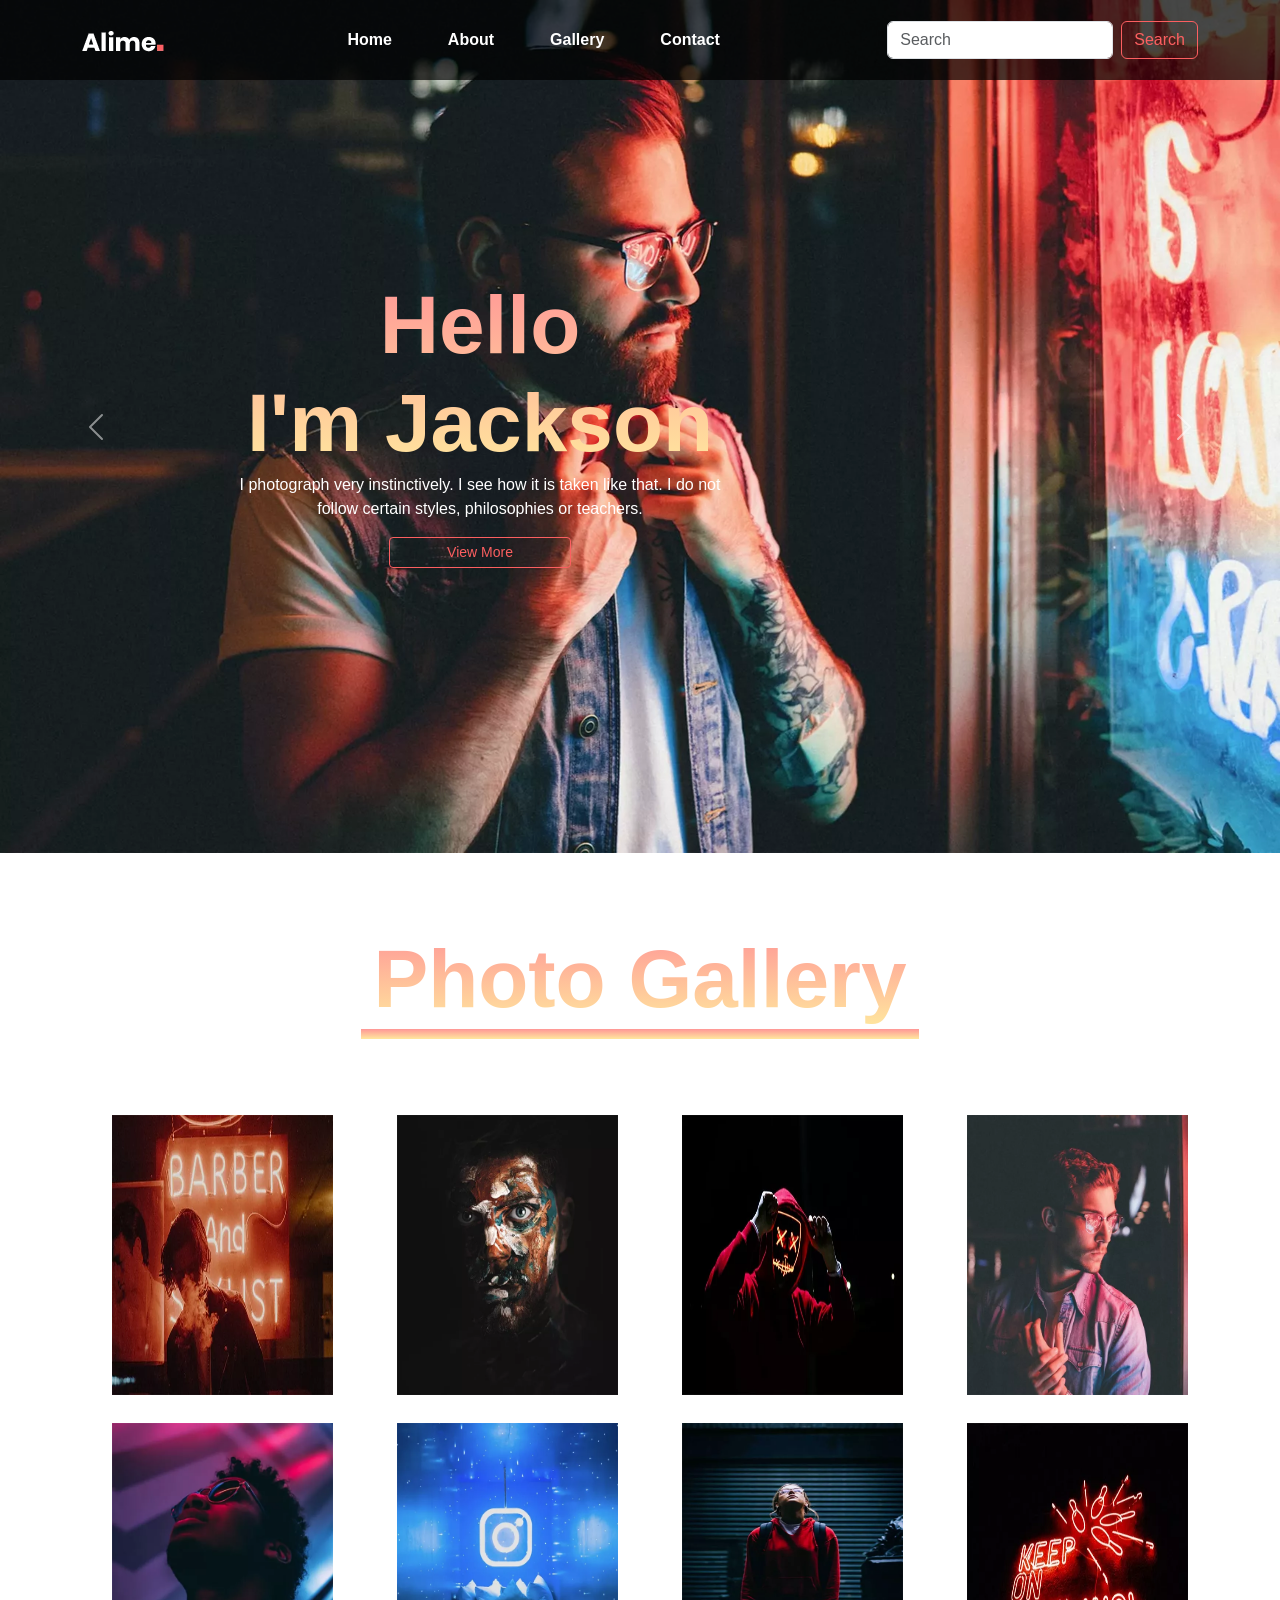
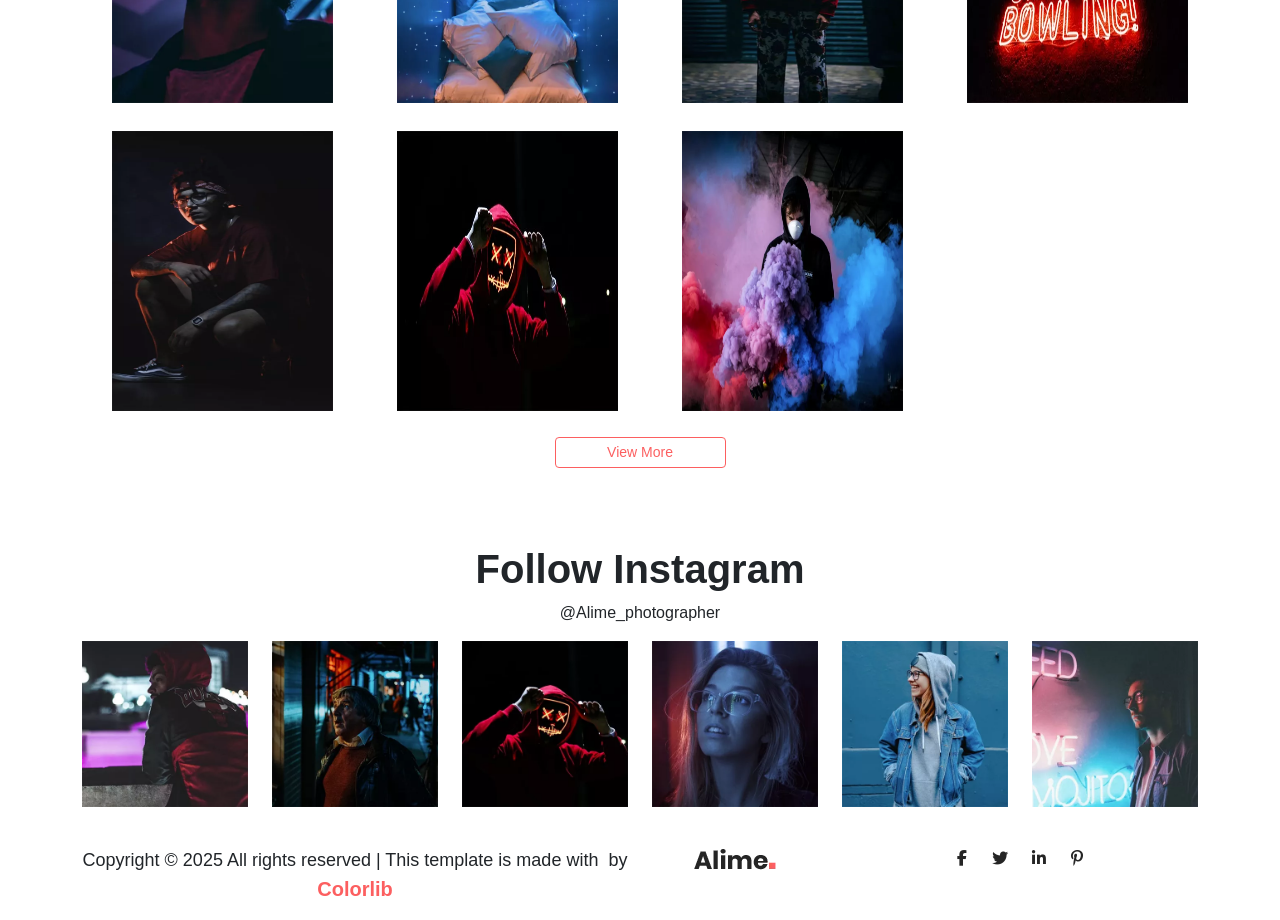
<file: index.html>
<!DOCTYPE html>
<html lang="en">
  <head>
    <meta charset="UTF-8" />
    <meta name="viewport" content="width=device-width, initial-scale=1.0" />
    <title>Alime</title>
    <!-- bootstrap Css Link -->
    <link
      href="https://cdn.jsdelivr.net/npm/bootstrap@5.3.3/dist/css/bootstrap.min.css"
      rel="stylesheet"
      integrity="sha384-QWTKZyjpPEjISv5WaRU9OFeRpok6YctnYmDr5pNlyT2bRjXh0JMhjY6hW+ALEwIH"
      crossorigin="anonymous"
    />
    <link rel="stylesheet" href="./css/style.css" />
    <link
      rel="stylesheet"
      href="https://cdnjs.cloudflare.com/ajax/libs/font-awesome/6.7.2/css/all.min.css"
      integrity="sha512-Evv84Mr4kqVGRNSgIGL/F/aIDqQb7xQ2vcrdIwxfjThSH8CSR7PBEakCr51Ck+w+/U6swU2Im1vVX0SVk9ABhg=="
      crossorigin="anonymous"
      referrerpolicy="no-referrer"
    />
  </head>
  <body>
    <!-- navigation bar  -->
    <div class="container-fliud w-100">
      <div class="row">
        <div class="col-xs-12 col-sm-12 col-md-12 col-lg-12">
          <nav class="navbar navbar-expand-lg fixed-top nav-transparent-0">
            <div class="container">
              <a class="navbar-brand" href="index.html">
                <img src="./images/logo.png.webp" alt="" />
              </a>
              <button
                class="navbar-toggler"
                type="button"
                data-bs-toggle="collapse"
                data-bs-target="#navbarSupportedContent"
                aria-controls="navbarSupportedContent"
                aria-expanded="false"
                aria-label="Toggle navigation"
              >
                <span class="navbar-toggler-icon"></span>
              </button>
              <div class="collapse navbar-collapse" id="navbarSupportedContent">
                <ul class="navbar-nav m-auto mb-2 mb-lg-0">
                  <li class="nav-item">
                    <a class="nav-link active" aria-current="page" href="#"
                      >Home</a
                    >
                  </li>
                  <li class="nav-item">
                    <a class="nav-link" href="about.html">About</a>
                  </li>
                  <li class="nav-item">
                    <a class="nav-link" href="gallery.html">Gallery</a>
                  </li>
                  <!-- <li class="nav-item">
                    <a class="nav-link" href="#">Blog</a>
                  </li> -->
                  <li class="nav-item">
                    <a class="nav-link" href="contact.html">Contact</a>
                  </li>
                </ul>
                <form class="d-flex" role="search">
                  <input
                    class="form-control me-2"
                    type="search"
                    placeholder="Search"
                    aria-label="Search"
                  />
                  <button
                    class="btn btn-outline-success btn-search"
                    type="submit"
                  >
                    Search
                  </button>
                </form>
              </div>
            </div>
          </nav>
        </div>
      </div>
    </div>
    <!-- navigation Bar end -->

    <!-- carousel starts -->
    <div id="carouselExampleCaptions" class="carousel slide carousel-op-o">
      <div class="carousel-inner">
        <div class="carousel-item active">
          <img src="./images/1.jpg" class="d-block w-100" alt="..." />
          <div class="carousel-caption d-md-block welcome-text">
            <h2>
              Hello <br />
              I'm Jackson
            </h2>
            <p>
              I photograph very instinctively. I see how it is taken like that.
              I do not<br />
              follow certain styles, philosophies or teachers.
            </p>
            <button type="button" class="btn btn-outline-warning btn-sm">
              View More
            </button>
          </div>
        </div>
        <div class="carousel-item">
          <img src="./images/2.jpg" class="d-block w-100" alt="..." />
          <div class="carousel-caption d-md-block welcome-text">
            <h2>
              Hello <br />
              I'm Alime
            </h2>
            <p>
              I photograph very instinctively. I see how it is taken like that.
              I do not<br />
              follow certain styles, philosophies or teachers.
            </p>
            <button type="button" class="btn btn-outline-warning btn-sm">
              View More
            </button>
          </div>
        </div>
      </div>
      <button
        class="carousel-control-prev"
        type="button"
        data-bs-target="#carouselExampleCaptions"
        data-bs-slide="prev"
      >
        <span class="carousel-control-prev-icon" aria-hidden="true"></span>
        <span class="visually-hidden">Previous</span>
      </button>
      <button
        class="carousel-control-next"
        type="button"
        data-bs-target="#carouselExampleCaptions"
        data-bs-slide="next"
      >
        <span class="carousel-control-next-icon" aria-hidden="true"></span>
        <span class="visually-hidden">Next</span>
      </button>
    </div>
    <!-- carousel ends -->
    <div class="space-o"></div>
    <!-- Gallery Of Photo Grapher Starts-->
    <div class="outer-space-gallery">
      <div class="container">
        <div class="row">
          <div class="col-md-12">
            <div class="gallery-links">
              <h2>Photo Gallery</h2>
            </div>
            <div class="gallery-underline-o"></div>
          </div>
        </div>
        <div class="space-o"></div>
        <div class="row" id="Human">
          <div class="col-xs-12 col-sm-12 col-md-6 col-lg-3">
            <div class="image-gallery-2">
              <img src="./images/3.jpg" alt="" class="image-gallery-1" />
            </div>
          </div>
          <div class="col-xs-12 col-sm-12 col-md-6 col-lg-3">
            <div class="image-gallery-2">
              <img src="./images/4.jpg" alt="" class="image-gallery-1" />
            </div>
          </div>
          <div class="col-xs-12 col-sm-12 col-md-6 col-lg-3">
            <div class="image-gallery-2">
              <img src="./images/5.jpg" alt="" class="image-gallery-1" />
            </div>
          </div>
          <div class="col-xs-12 col-sm-12 col-md-6 col-lg-3">
            <div class="image-gallery-2">
              <img src="./images/6.jpg" alt="" alt="" class="image-gallery-1" />
            </div>
          </div>
        </div>
        <div class="pt-2"></div>
        <div class="row" id="Nature">
          <div class="col-xs-12 col-sm-12 col-md-6 col-lg-3">
            <div class="image-gallery-2">
              <img src="./images/7.jpg" alt="" class="image-gallery-1" />
            </div>
          </div>
          <div class="col-xs-12 col-sm-12 col-md-6 col-lg-3">
            <div class="image-gallery-2">
              <img src="./images/8.jpg" alt="" class="image-gallery-1" />
            </div>
          </div>
          <div class="col-xs-12 col-sm-12 col-md-6 col-lg-3">
            <div class="image-gallery-2">
              <img src="./images/9.jpg" alt="" class="image-gallery-1" />
            </div>
          </div>
          <div class="col-xs-12 col-sm-12 col-md-6 col-lg-3">
            <div class="image-gallery-2">
              <img src="./images/10.jpg" alt="" class="image-gallery-1" />
            </div>
          </div>
        </div>
        <div class="pt-2"></div>
        <div class="row" id="country">
          <div class="col-xs-12 col-sm-12 col-md-6 col-lg-3">
            <div class="image-gallery-2">
              <img src="./images/37.jpg" alt="" class="image-gallery-1" />
            </div>
          </div>
          <div class="col-xs-12 col-sm-12 col-md-6 col-lg-3">
            <div class="image-gallery-2">
              <img src="./images/5.jpg" alt="" class="image-gallery-1" />
            </div>
          </div>
          <div class="col-xs-12 col-sm-12 col-md-6 col-lg-3">
            <div class="image-gallery-2">
              <img src="./images/36.jpg" alt="" class="image-gallery-1" />
            </div>
          </div>
        </div>
        <div class="pt-3"></div>
        <div class="row">
          <button type="button" class="btn btn-outline-warning btn-sm">
            View More
          </button>
        </div>
      </div>
    </div>
    <div class="space-o"></div>
    <div class="container">
      <div class="row">
        <h1 class="text-center fw-bold">Follow Instagram</h1>
        <p class="text-center">@Alime_photographer</p>
      </div>
    </div>
    <!-- <div class="container-fluid p-1">
      <div class="row p-1">
        <div class="col-md-2">
          <div class="image-o">
            <img src="./images/16.jpg" alt="" />
            <div
              class="instagram-hover-content text-center d-flex align-items-center justify-content-center"
            >
              <i class="fa-brands fa-instagram"></i>
              <span>Alime_photographer</span>
            </div>
          </div>
        </div>
        <div class="col-md-2">
          <div class="image-o">
            <img src="./images/11.jpg" alt="" />
          </div>
        </div>
        <div class="col-md-2">
          <div class="image-o">
            <img src="./images/12.jpg" alt="" />
          </div>
        </div>
        <div class="col-md-2">
          <div class="image-o">
            <img src="./images/13.jpg" alt="" />
          </div>
        </div>
        <div class="col-md-2">
          <div class="image-o">
            <img src="./images/14.jpg" alt="" />
          </div>
        </div>
        <div class="col-md-2">
          <div class="image-o">
            <img src="./images/15.jpg" alt="" />
          </div>
        </div>
      </div>
    </div> -->
    <div class="container">
      <div class="row">
        <div class="col-md-2">
          <div class="box5">
            <img class="pic-1" src="./images/16.jpg" />
            <div class="box-content text-center">
              <i class="fa-brands fa-instagram title"></i>
              <span class="post">Alime_photographer</span>
            </div>
          </div>
        </div>
        <div class="col-md-2">
          <div class="box5">
            <img class="pic-1" src="./images/11.jpg" />
            <div class="box-content text-center">
              <i class="fa-brands fa-instagram title"></i>
              <span class="post">Alime_photographer</span>
            </div>
          </div>
        </div>
        <div class="col-md-2">
          <div class="box5">
            <img class="pic-1" src="images/12.jpg" />
            <div class="box-content text-center">
              <i class="fa-brands fa-instagram title"></i>
              <span class="post">Alime_photographer</span>
            </div>
          </div>
        </div>
        <div class="col-md-2">
          <div class="box5">
            <img class="pic-1" src="images/13.jpg" />
            <div class="box-content text-center">
              <i class="fa-brands fa-instagram title"></i>
              <span class="post">Alime_photographer</span>
            </div>
          </div>
        </div>
        <div class="col-md-2">
          <div class="box5">
            <img class="pic-1" src="images/14.jpg" />
            <div class="box-content text-center">
              <i class="fa-brands fa-instagram title"></i>
              <span class="post">Alime_photographer</span>
            </div>
          </div>
        </div>
        <div class="col-md-2">
          <div class="box5">
            <img class="pic-1" src="images/15.jpg" />
            <div class="box-content text-center">
              <i class="fa-brands fa-instagram title"></i>
              <span class="post">Alime_photographer</span>
            </div>
          </div>
        </div>
      </div>
    </div>
    <!-- Gallery Of Photo Grapher Ends-->
    <!-- footer section starts -->
    <footer class="footer-area">
      <div class="container">
        <div class="row text-center">
          <div class="col-md-6">
            <div class="copywrite-text">
              <p>
                <!-- Link back to Colorlib can't be removed. Template is licensed under CC BY 3.0. -->
                Copyright © 2025 All rights reserved | This template is made
                with
                <i class="fa fa-heart-o" aria-hidden="true"></i> by
                <a href="#">Colorlib</a>
                <!-- Link back to Colorlib can't be removed. Template is licensed under CC BY 3.0. -->
              </p>
            </div>
          </div>
          <div class="col-md-2">
            <div class="footer-logo">
              <a href="#"><img src="./images/logo2.png" alt="" /></a>
            </div>
          </div>
          <div class="col-md-4">
            <div class="social-info">
              <a href="#"><i class="fa-brands fa-facebook-f"></i> </a>
              <a href="#"><i class="fa-brands fa-twitter"></i></a>
              <a href="#"><i class="fa-brands fa-linkedin-in"></i></a>
              <a href="#"><i class="fa-brands fa-pinterest-p"></i> </a>
            </div>
          </div>
        </div>
      </div>
    </footer>
    <!-- footer section end -->
    <!-- bootstrap script -->
    <script
      src="https://cdn.jsdelivr.net/npm/bootstrap@5.3.3/dist/js/bootstrap.bundle.min.js"
      integrity="sha384-YvpcrYf0tY3lHB60NNkmXc5s9fDVZLESaAA55NDzOxhy9GkcIdslK1eN7N6jIeHz"
      crossorigin="anonymous"
    ></script>
  </body>
</html>
</file>
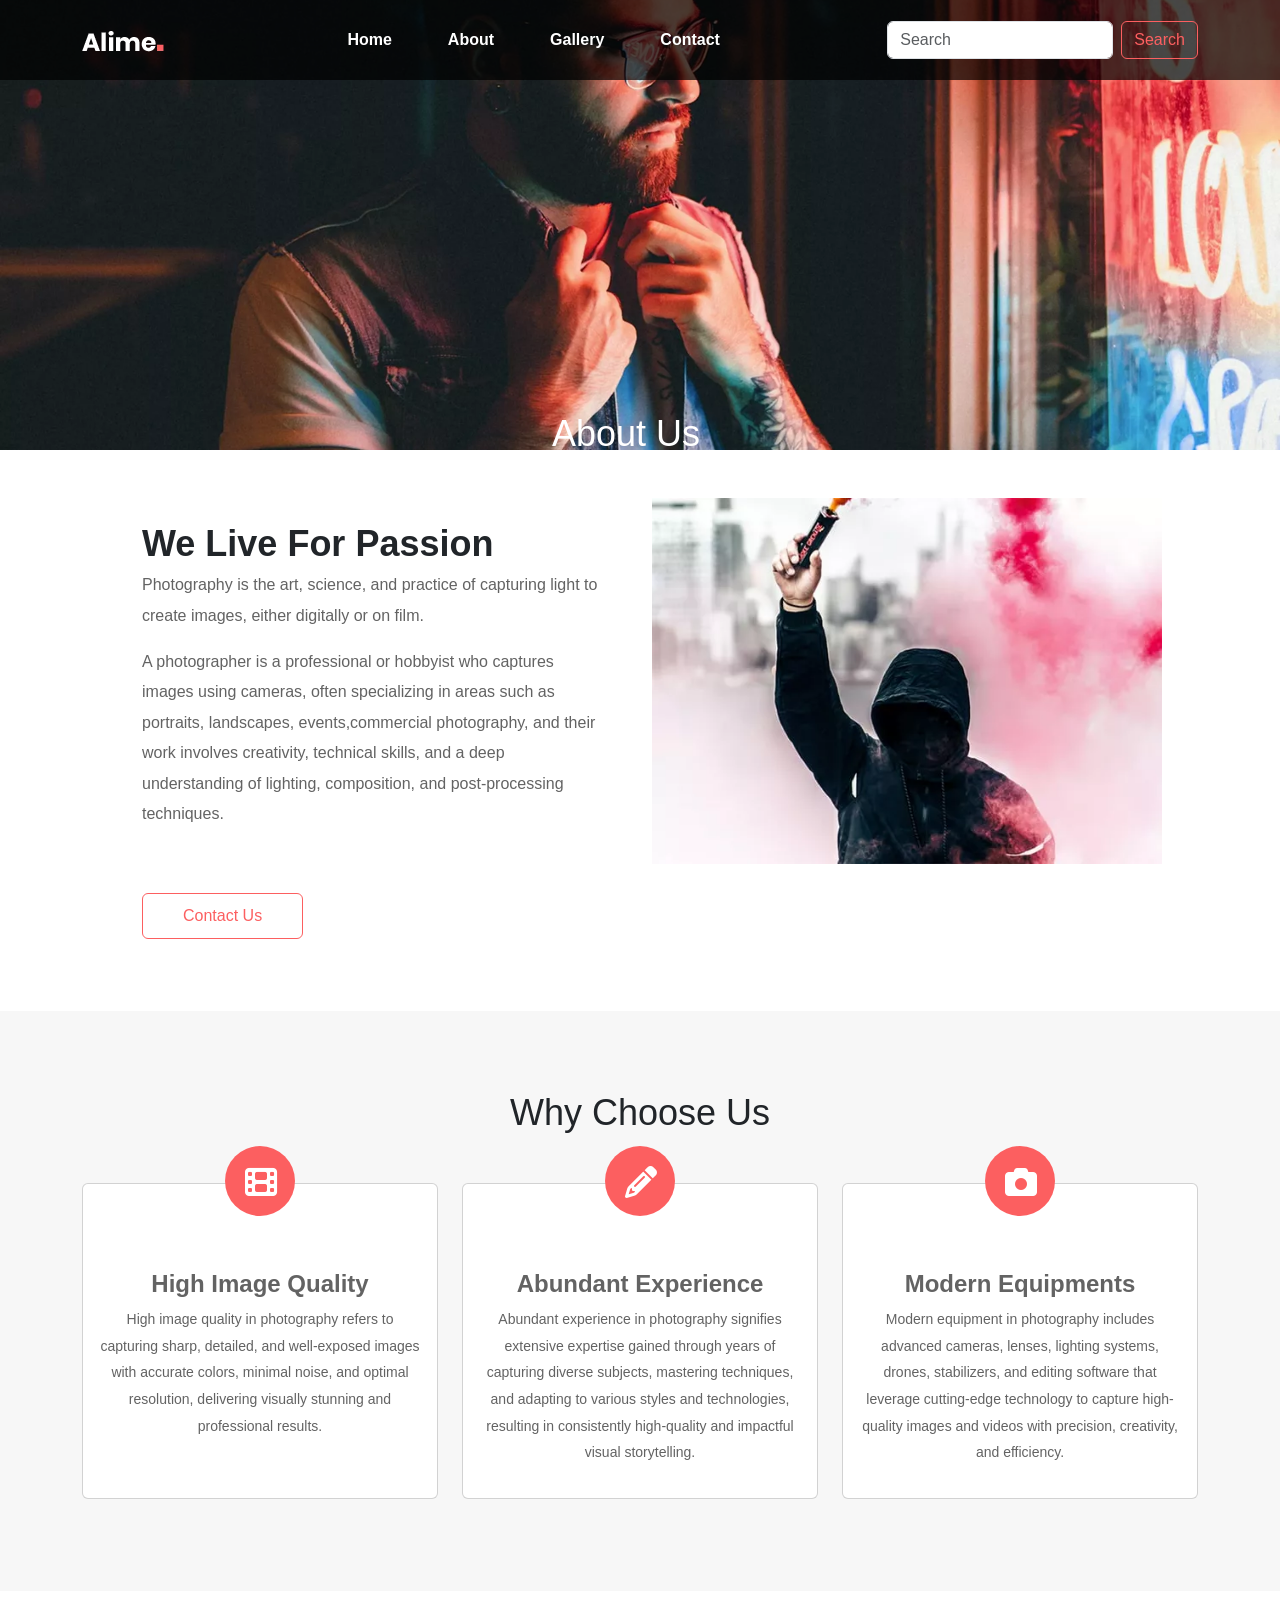
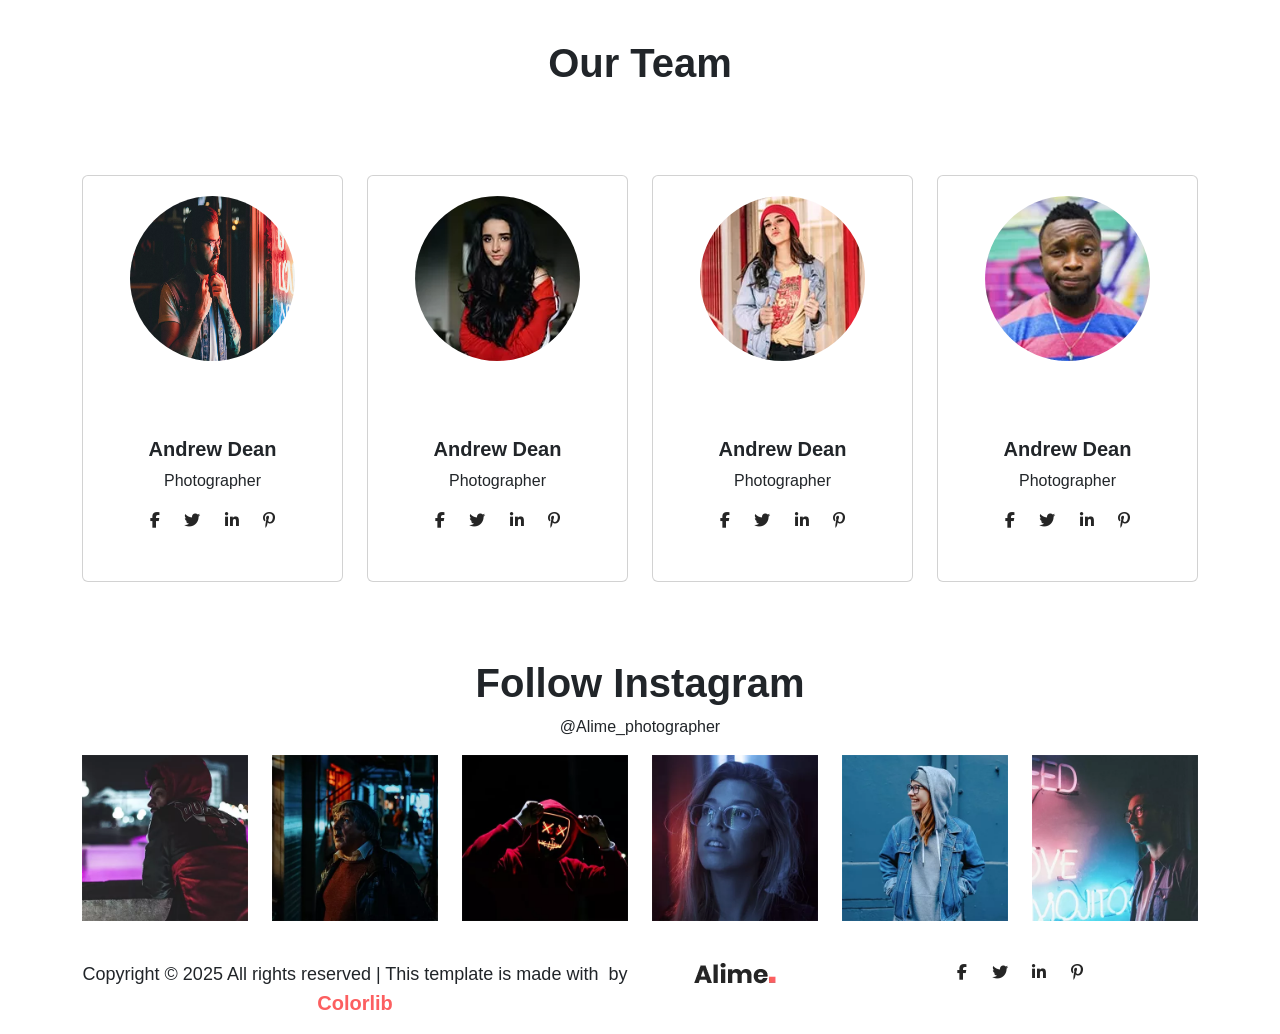
<file: about.html>
<!DOCTYPE html>
<html lang="en">
  <head>
    <meta charset="UTF-8" />
    <meta name="viewport" content="width=device-width, initial-scale=1.0" />
    <title>Alime</title>
    <!-- bootstrap Css Link -->
    <link
      href="https://cdn.jsdelivr.net/npm/bootstrap@5.3.3/dist/css/bootstrap.min.css"
      rel="stylesheet"
      integrity="sha384-QWTKZyjpPEjISv5WaRU9OFeRpok6YctnYmDr5pNlyT2bRjXh0JMhjY6hW+ALEwIH"
      crossorigin="anonymous"
    />
    <link rel="stylesheet" href="./css/style.css" />
    <link
      rel="stylesheet"
      href="https://cdnjs.cloudflare.com/ajax/libs/font-awesome/6.7.2/css/all.min.css"
      integrity="sha512-Evv84Mr4kqVGRNSgIGL/F/aIDqQb7xQ2vcrdIwxfjThSH8CSR7PBEakCr51Ck+w+/U6swU2Im1vVX0SVk9ABhg=="
      crossorigin="anonymous"
      referrerpolicy="no-referrer"
    />
  </head>
  <body>
    <!-- navigation bar  -->
    <div class="container-fliud w-100">
      <div class="row">
        <div class="col-xs-12 col-sm-12 col-md-12 col-lg-12">
          <nav class="navbar navbar-expand-lg fixed-top nav-transparent-0">
            <div class="container">
              <a class="navbar-brand" href="index.html">
                <img src="./images/logo.png.webp" alt="" />
              </a>
              <button
                class="navbar-toggler"
                type="button"
                data-bs-toggle="collapse"
                data-bs-target="#navbarSupportedContent"
                aria-controls="navbarSupportedContent"
                aria-expanded="false"
                aria-label="Toggle navigation"
              >
                <span class="navbar-toggler-icon"></span>
              </button>
              <div class="collapse navbar-collapse" id="navbarSupportedContent">
                <ul class="navbar-nav m-auto mb-2 mb-lg-0">
                  <li class="nav-item">
                    <a
                      class="nav-link active"
                      aria-current="page"
                      href="index.html"
                      >Home</a
                    >
                  </li>
                  <li class="nav-item">
                    <a class="nav-link" href="about.html">About</a>
                  </li>
                  <li class="nav-item">
                    <a class="nav-link" href="gallery.html">Gallery</a>
                  </li>
                  <!-- <li class="nav-item">
                    <a class="nav-link" href="#">Blog</a>
                  </li> -->
                  <li class="nav-item">
                    <a class="nav-link" href="contact.html">Contact</a>
                  </li>
                </ul>
                <form class="d-flex" role="search">
                  <input
                    class="form-control me-2"
                    type="search"
                    placeholder="Search"
                    aria-label="Search"
                  />
                  <button
                    class="btn btn-outline-success btn-search"
                    type="submit"
                  >
                    Search
                  </button>
                </form>
              </div>
            </div>
          </nav>
        </div>
      </div>
    </div>
    <section class="outer-about-us">
      <div class="inner-about-us">
        <div
          class="content-about-us position-absolute top-50 start-50 translate-middle"
        >
          <h2>About Us</h2>
          <ul>
            <li>
              <a href=""
                ><i class="fa-solid fa-house"></i> Home
                <i class="fa-solid fa-caret-right"></i
              ></a>
            </li>
            <li>About US</li>
          </ul>
        </div>
      </div>
    </section>
    <!-- navigation Bar end -->

    <!-- body section about us start -->
    <div class="container p-5">
      <div class="row">
        <div class="col-xs-12 col-sm-12 col-md-6">
          <div class="content-about-us-o p-4">
            <h2>We Live For Passion</h2>
            <p>
              Photography is the art, science, and practice of capturing light
              to create images, either digitally or on film.
            </p>
            <p>
              A photographer is a professional or hobbyist who captures images
              using cameras, often specializing in areas such as portraits,
              landscapes, events,commercial photography, and their work involves
              creativity, technical skills, and a deep understanding of
              lighting, composition, and post-processing techniques.
            </p>
            <button type="button" class="btn btn-outline-primary mt-5">
              Contact Us
            </button>
          </div>
        </div>
        <div class="col-xs-12 col-sm-12 col-md-6">
          <div class="content-about-us-image">
            <img src="./images/17.jpg.webp" alt="" class="img-fluid" />
          </div>
        </div>
      </div>
    </div>
    <!-- body section about us End -->
    <div class="clr"></div>
    <!-- body section about us card start -->
    <div class="card-outer-section-o">
      <div class="container">
        <div class="row">
          <div class="col-xs-12 col-sm-12 col-md-12 col-lg-12">
            <div class="section-card-inner">
              <h2 class="text-center mb-5">Why Choose Us</h2>
            </div>
          </div>
        </div>
      </div>
      <div class="container">
        <div class="row">
          <div class="col-xs-12 col-sm-12 col-md-4">
            <div class="section-card-inner">
              <div class="card card-icon-outer">
                <div class="card-icon text-center">
                  <i class="fa-solid fa-film fa-2x"></i>
                </div>
                <div class="card-body card-icon-body">
                  <h4 class="fw-bold text-center">High Image Quality</h4>
                  <p>
                    High image quality in photography refers to capturing sharp,
                    detailed, and well-exposed images with accurate colors,
                    minimal noise, and optimal resolution, delivering visually
                    stunning and professional results.
                  </p>
                  <br />
                </div>
              </div>
            </div>
          </div>
          <div class="col-xs-12 col-sm-12 col-md-4">
            <div class="section-card-inner">
              <div class="card card-icon-outer">
                <div class="card-icon text-center">
                  <i class="fa-solid fa-pencil fa-2x"></i>
                </div>
                <div class="card-body card-icon-body">
                  <h4 class="fw-bold text-center">Abundant Experience</h4>
                  <p>
                    Abundant experience in photography signifies extensive
                    expertise gained through years of capturing diverse
                    subjects, mastering techniques, and adapting to various
                    styles and technologies, resulting in consistently
                    high-quality and impactful visual storytelling.
                  </p>
                </div>
              </div>
            </div>
          </div>
          <div class="col-xs-12 col-sm-12 col-md-4">
            <div class="section-card-inner">
              <div class="card card-icon-outer">
                <div class="card-icon text-center">
                  <i class="fa-solid fa-camera fa-2x"></i>
                </div>
                <div class="card-body card-icon-body">
                  <h4 class="fw-bold text-center">Modern Equipments</h4>
                  <p>
                    Modern equipment in photography includes advanced cameras,
                    lenses, lighting systems, drones, stabilizers, and editing
                    software that leverage cutting-edge technology to capture
                    high-quality images and videos with precision, creativity,
                    and efficiency.
                  </p>
                </div>
              </div>
            </div>
          </div>
        </div>
      </div>
    </div>
    <!-- body section about us card End -->
    <div class="clr"></div>
    <!-- body section about us card photographer -->
    <div class="card-outer-section-photo">
      <div class="container">
        <div class="row">
          <div class="col-xs- 12 col-sm-12 col-md-12">
            <div class="pt-5 pb-3">
              <h2 class="h1 fw-bold text-center mb-5">Our Team</h2>
            </div>
          </div>
        </div>
      </div>
      <br />
      <div class="container">
        <div class="row">
          <div class="col-xs-12 col-sm-12 col-md-6 col-lg-3">
            <div class="card card-photographer">
              <div class="card-photo-image">
                <img
                  src="./images/1.jpg"
                  class="card-img-top our-team-card-o"
                  alt="..."
                />
              </div>
              <div class="card-body">
                <h5 class="card-title text-center fw-bold">Andrew Dean</h5>
                <p class="card-text text-center">Photographer</p>
              </div>
              <div class="social-info m-auto pb-5">
                <a href="#"><i class="fa-brands fa-facebook-f"></i> </a>
                <a href="#"><i class="fa-brands fa-twitter"></i></a>
                <a href="#"><i class="fa-brands fa-linkedin-in"></i></a>
                <a href="#"><i class="fa-brands fa-pinterest-p"></i> </a>
              </div>
            </div>
          </div>
          <div class="col-xs-12 col-sm-12 col-md-6 col-lg-3">
            <div class="card card-photographer">
              <div class="card-photo-image">
                <img
                  src="./images/20.jpg.webp"
                  class="card-img-top our-team-card-o"
                  alt="..."
                />
              </div>
              <div class="card-body">
                <h5 class="card-title text-center fw-bold">Andrew Dean</h5>
                <p class="card-text text-center">Photographer</p>
              </div>
              <div class="social-info m-auto pb-5">
                <a href="#"><i class="fa-brands fa-facebook-f"></i> </a>
                <a href="#"><i class="fa-brands fa-twitter"></i></a>
                <a href="#"><i class="fa-brands fa-linkedin-in"></i></a>
                <a href="#"><i class="fa-brands fa-pinterest-p"></i> </a>
              </div>
            </div>
          </div>
          <div class="col-xs-12 col-sm-12 col-md-6 col-lg-3">
            <div class="card card-photographer">
              <div class="card-photo-image">
                <img
                  src="./images/21.jpg.webp"
                  class="card-img-top our-team-card-o"
                  alt="..."
                />
              </div>
              <div class="card-body">
                <h5 class="card-title text-center fw-bold">Andrew Dean</h5>
                <p class="card-text text-center">Photographer</p>
              </div>
              <div class="social-info m-auto pb-5">
                <a href="#"><i class="fa-brands fa-facebook-f"></i> </a>
                <a href="#"><i class="fa-brands fa-twitter"></i></a>
                <a href="#"><i class="fa-brands fa-linkedin-in"></i></a>
                <a href="#"><i class="fa-brands fa-pinterest-p"></i> </a>
              </div>
            </div>
          </div>
          <div class="col-xs-12 col-sm-12 col-md-6 col-lg-3">
            <div class="card card-photographer">
              <div class="card-photo-image">
                <img
                  src="./images/22.jpg.webp"
                  class="card-img-top our-team-card-o"
                  alt="..."
                />
              </div>
              <div class="card-body">
                <h5 class="card-title text-center fw-bold">Andrew Dean</h5>
                <p class="card-text text-center">Photographer</p>
              </div>
              <div class="social-info m-auto pb-5">
                <a href="#"><i class="fa-brands fa-facebook-f"></i> </a>
                <a href="#"><i class="fa-brands fa-twitter"></i></a>
                <a href="#"><i class="fa-brands fa-linkedin-in"></i></a>
                <a href="#"><i class="fa-brands fa-pinterest-p"></i> </a>
              </div>
            </div>
          </div>
        </div>
      </div>
    </div>
    <!-- body section about us card photographer -->
    <div class="space-o"></div>
    <div class="container">
      <div class="row">
        <h1 class="text-center fw-bold">Follow Instagram</h1>
        <p class="text-center">@Alime_photographer</p>
      </div>
    </div>
    <div class="container">
      <div class="row">
        <div class="col-sm-4 col-md-4 col-lg-2">
          <div class="box5">
            <img class="pic-1" src="./images/16.jpg" />
            <div class="box-content text-center">
              <i class="fa-brands fa-instagram title"></i>
              <br />
              <span class="post">Alime_photographer</span>
            </div>
          </div>
        </div>
        <div class="col-sm-4 col-md-4 col-lg-2">
          <div class="box5">
            <img class="pic-1" src="./images/11.jpg" />
            <div class="box-content text-center">
              <i class="fa-brands fa-instagram title"></i>
              <br />
              <span class="post">Alime_photographer</span>
            </div>
          </div>
        </div>
        <div class="col-sm-4 col-md-4 col-lg-2">
          <div class="box5">
            <img class="pic-1" src="images/12.jpg" />
            <div class="box-content text-center">
              <i class="fa-brands fa-instagram title"></i>
              <br />
              <span class="post">Alime_photographer</span>
            </div>
          </div>
        </div>
        <div class="col-sm-4 col-md-4 col-lg-2">
          <div class="box5">
            <img class="pic-1" src="images/13.jpg" />
            <div class="box-content text-center">
              <i class="fa-brands fa-instagram title"></i>
              <br />
              <span class="post">Alime_photographer</span>
            </div>
          </div>
        </div>
        <div class="col-sm-4 col-md-4 col-lg-2">
          <div class="box5">
            <img class="pic-1" src="images/14.jpg" />
            <div class="box-content text-center">
              <i class="fa-brands fa-instagram title"></i>
              <br />
              <span class="post">Alime_photographer</span>
            </div>
          </div>
        </div>
        <div class="col-sm-4 col-md-4 col-lg-2">
          <div class="box5">
            <img class="pic-1" src="images/15.jpg" />
            <div class="box-content text-center">
              <i class="fa-brands fa-instagram title"></i>
              <br />
              <span class="post">Alime_photographer</span>
            </div>
          </div>
        </div>
      </div>
    </div>
    <!-- Gallery Of Photo Grapher Ends-->
    <!-- footer section starts -->
    <footer class="footer-area">
      <div class="container">
        <div class="row text-center">
          <div class="col-xs-12 col-sm-12 col-md-6">
            <div class="copywrite-text">
              <p>
                <!-- Link back to Colorlib can't be removed. Template is licensed under CC BY 3.0. -->
                Copyright © 2025 All rights reserved | This template is made
                with
                <i class="fa fa-heart-o" aria-hidden="true"></i> by
                <a href="#">Colorlib</a>
                <!-- Link back to Colorlib can't be removed. Template is licensed under CC BY 3.0. -->
              </p>
            </div>
          </div>
          <div class="col-xs-12 col-sm-12 col-md-2">
            <div class="footer-logo">
              <a href="#"><img src="./images/logo2.png" alt="" /></a>
            </div>
          </div>
          <div class="col-xs-12 col-sm-12 col-md-4">
            <div class="social-info">
              <a href="#"><i class="fa-brands fa-facebook-f"></i> </a>
              <a href="#"><i class="fa-brands fa-twitter"></i></a>
              <a href="#"><i class="fa-brands fa-linkedin-in"></i></a>
              <a href="#"><i class="fa-brands fa-pinterest-p"></i> </a>
            </div>
          </div>
        </div>
      </div>
    </footer>
    <!-- footer section end -->
    <!-- bootstrap script -->
    <!-- bootstrap script -->
    <script
      src="https://cdn.jsdelivr.net/npm/bootstrap@5.3.3/dist/js/bootstrap.bundle.min.js"
      integrity="sha384-YvpcrYf0tY3lHB60NNkmXc5s9fDVZLESaAA55NDzOxhy9GkcIdslK1eN7N6jIeHz"
      crossorigin="anonymous"
    ></script>
  </body>
</html>
</file>
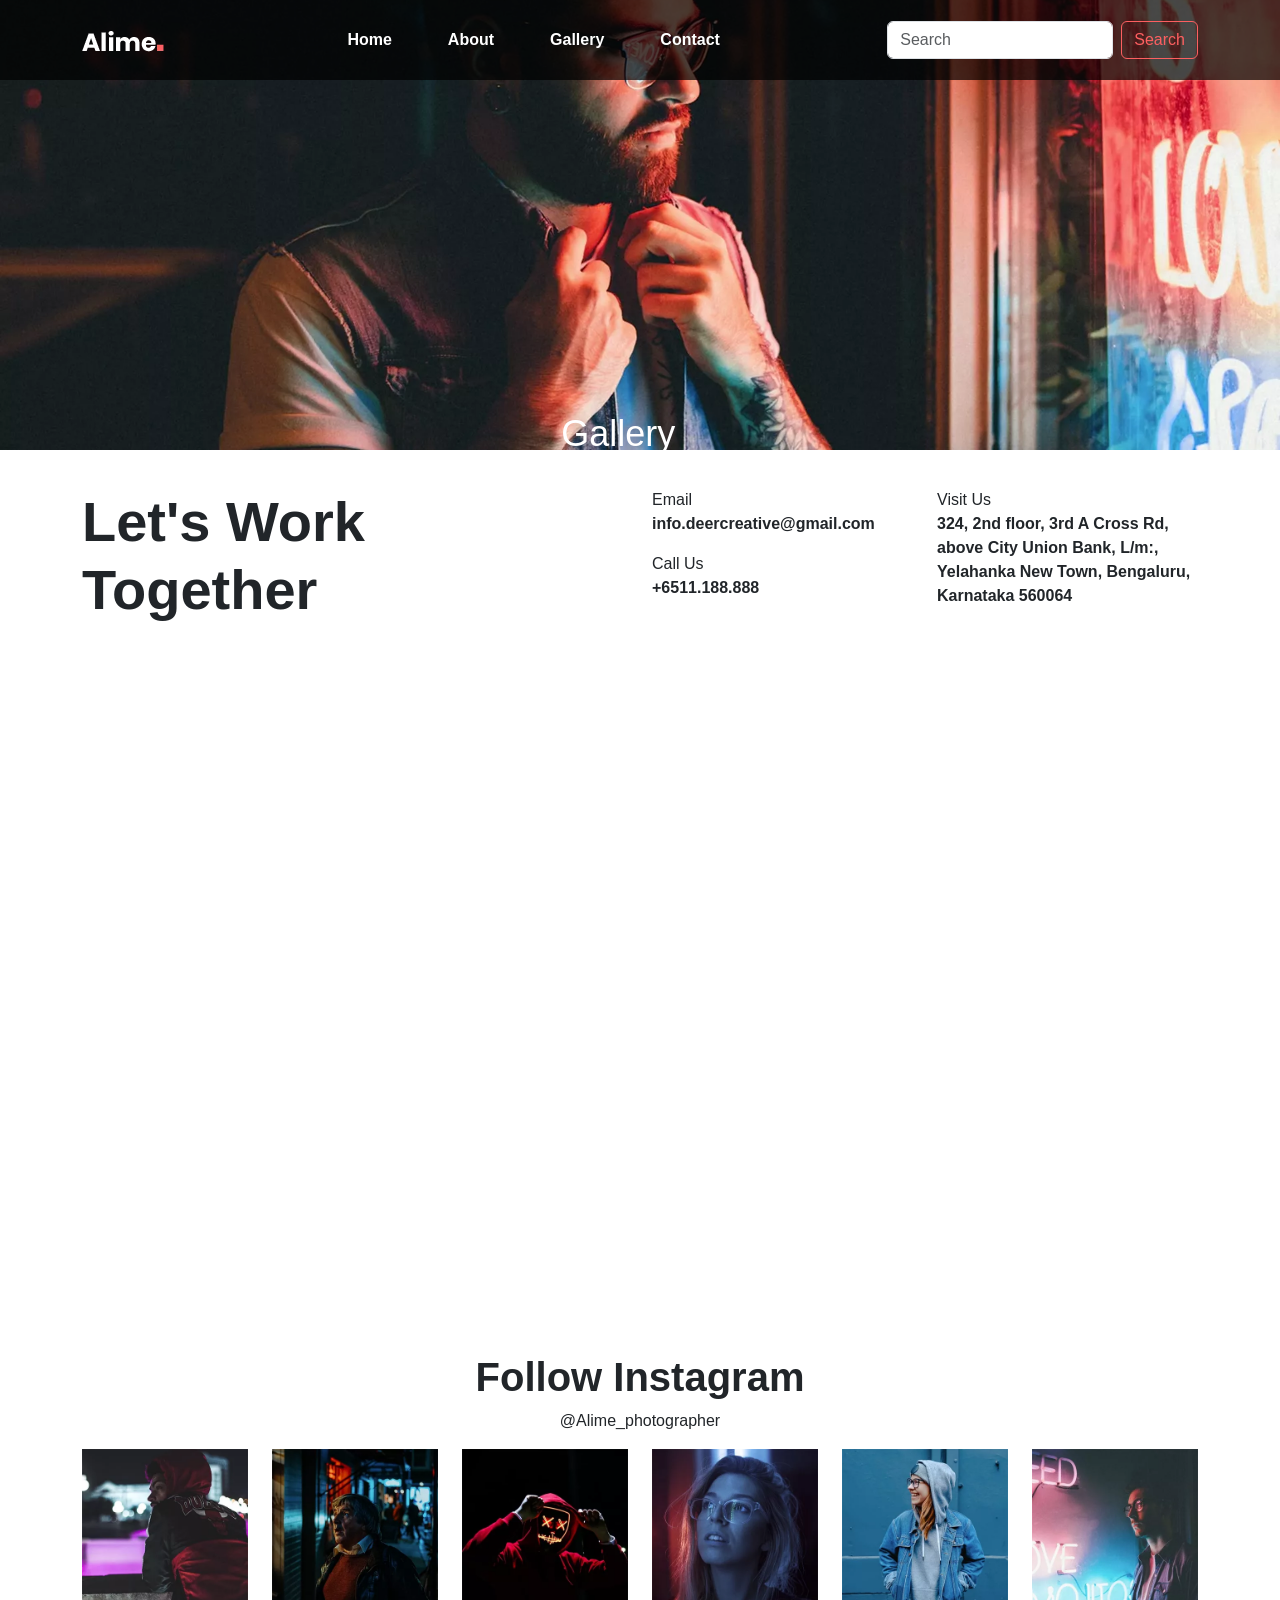
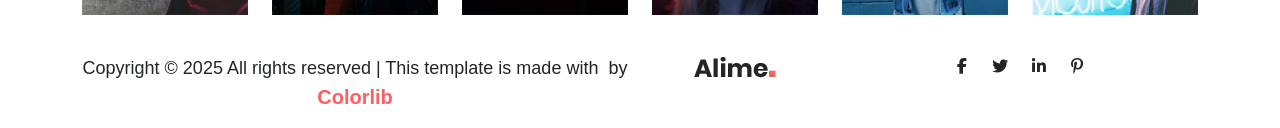
<file: contact.html>
<!DOCTYPE html>
<html lang="en">
  <head>
    <meta charset="UTF-8" />
    <meta name="viewport" content="width=device-width, initial-scale=1.0" />
    <title>Alime</title>
    <!-- bootstrap Css Link -->
    <link
      href="https://cdn.jsdelivr.net/npm/bootstrap@5.3.3/dist/css/bootstrap.min.css"
      rel="stylesheet"
      integrity="sha384-QWTKZyjpPEjISv5WaRU9OFeRpok6YctnYmDr5pNlyT2bRjXh0JMhjY6hW+ALEwIH"
      crossorigin="anonymous"
    />
    <link rel="stylesheet" href="./css/style.css" />
    <link
      rel="stylesheet"
      href="https://cdnjs.cloudflare.com/ajax/libs/font-awesome/6.7.2/css/all.min.css"
      integrity="sha512-Evv84Mr4kqVGRNSgIGL/F/aIDqQb7xQ2vcrdIwxfjThSH8CSR7PBEakCr51Ck+w+/U6swU2Im1vVX0SVk9ABhg=="
      crossorigin="anonymous"
      referrerpolicy="no-referrer"
    />
  </head>
  <body>
    <!-- navigation bar  -->
    <div class="container-fliud w-100">
      <div class="row">
        <div class="col-md-12">
          <nav class="navbar navbar-expand-lg fixed-top nav-transparent-0">
            <div class="container">
              <a class="navbar-brand" href="index.html">
                <img src="./images/logo.png.webp" alt="" />
              </a>
              <button
                class="navbar-toggler"
                type="button"
                data-bs-toggle="collapse"
                data-bs-target="#navbarSupportedContent"
                aria-controls="navbarSupportedContent"
                aria-expanded="false"
                aria-label="Toggle navigation"
              >
                <span class="navbar-toggler-icon"></span>
              </button>
              <div class="collapse navbar-collapse" id="navbarSupportedContent">
                <ul class="navbar-nav m-auto mb-2 mb-lg-0">
                  <li class="nav-item">
                    <a
                      class="nav-link active"
                      aria-current="page"
                      href="index.html"
                      >Home</a
                    >
                  </li>
                  <li class="nav-item">
                    <a class="nav-link" href="about.html">About</a>
                  </li>
                  <li class="nav-item">
                    <a class="nav-link" href="gallery.html">Gallery</a>
                  </li>
                  <!-- <li class="nav-item">
                    <a class="nav-link" href="#">Blog</a>
                  </li> -->
                  <li class="nav-item">
                    <a class="nav-link" href="contact.html">Contact</a>
                  </li>
                </ul>
                <form class="d-flex" role="search">
                  <input
                    class="form-control me-2"
                    type="search"
                    placeholder="Search"
                    aria-label="Search"
                  />
                  <button
                    class="btn btn-outline-success btn-search"
                    type="submit"
                  >
                    Search
                  </button>
                </form>
              </div>
            </div>
          </nav>
        </div>
      </div>
    </div>
    <section class="outer-about-us">
      <div class="inner-about-us">
        <div
          class="content-about-us position-absolute top-50 start-50 translate-middle"
        >
          <h2>Gallery</h2>
          <ul>
            <li>
              <a href=""
                ><i class="fa-solid fa-house"></i> Home
                <i class="fa-solid fa-caret-right"></i
              ></a>
            </li>
            <li>Gallery</li>
          </ul>
        </div>
      </div>
    </section>
    <!-- navigation Bar end -->
    <div class="space-o">
      <div class="container">
        <div class="row">
          <div class="col-xs-12 col-sm-12 col-md-12 col-lg-6">
            <h1 class="text-start fw-bold" style="font-size: 56px">
              Let's Work <br />
              Together
            </h1>
          </div>
          <div class="col-xs-12 col-sm-12 col-md-12 col-lg-6">
            <div class="row">
              <div class="col-xs-12 col-sm-12 col-md-6 col-lg-6">
                <div class="email">
                  <p>
                    Email <br />
                    <span class="fw-bold">info.deercreative@gmail.com</span>
                  </p>
                </div>
                <div class="email">
                  <p>
                    Call Us<br />
                    <span class="fw-bold">+6511.188.888</span>
                  </p>
                </div>
              </div>
              <div class="col-xs-12 col-sm-12 col-md-6 col-lg-6">
                <div class="email">
                  <p>
                    Visit Us<br />
                    <span class="fw-bold"
                      >324, 2nd floor, 3rd A Cross Rd, above City Union Bank,
                      L/m:, Yelahanka New Town, Bengaluru, Karnataka
                      560064</span
                    >
                  </p>
                </div>
              </div>
            </div>
          </div>
        </div>
      </div>
    </div>
    <!--  -->

    <!-- Embeed map start -->
    <div class="container">
      <div class="row">
        <div class="col-md-12">
          <iframe
            src="https://www.google.com/maps/embed?pb=!1m18!1m12!1m3!1d10486.287249300776!2d77.57627202476246!3d13.099455334584666!2m3!1f0!2f0!3f0!3m2!1i1024!2i768!4f13.1!3m3!1m2!1s0x3bae1920f50b395f%3A0x50fe874d0ef4b524!2sGlobal%20Quest%20Technologies!5e0!3m2!1sen!2sin!4v1735893466988!5m2!1sen!2sin"
            width="100%"
            height="600"
            style="border: 0"
            allowfullscreen=""
            loading="lazy"
            referrerpolicy="no-referrer-when-downgrade"
          ></iframe>
        </div>
      </div>
    </div>

    <!-- embeded map ends -->

    <div class="space-o"></div>
    <div class="container">
      <div class="row">
        <h1 class="text-center fw-bold">Follow Instagram</h1>
        <p class="text-center">@Alime_photographer</p>
      </div>
    </div>
    <div class="container">
      <div class="row">
        <div class="col-md-2">
          <div class="box5">
            <img class="pic-1" src="./images/16.jpg" />
            <div class="box-content text-center">
              <i class="fa-brands fa-instagram title"></i>
              <span class="post">Alime_photographer</span>
            </div>
          </div>
        </div>
        <div class="col-md-2">
          <div class="box5">
            <img class="pic-1" src="./images/11.jpg" />
            <div class="box-content text-center">
              <i class="fa-brands fa-instagram title"></i>
              <span class="post">Alime_photographer</span>
            </div>
          </div>
        </div>
        <div class="col-md-2">
          <div class="box5">
            <img class="pic-1" src="images/12.jpg" />
            <div class="box-content text-center">
              <i class="fa-brands fa-instagram title"></i>
              <span class="post">Alime_photographer</span>
            </div>
          </div>
        </div>
        <div class="col-md-2">
          <div class="box5">
            <img class="pic-1" src="images/13.jpg" />
            <div class="box-content text-center">
              <i class="fa-brands fa-instagram title"></i>
              <span class="post">Alime_photographer</span>
            </div>
          </div>
        </div>
        <div class="col-md-2">
          <div class="box5">
            <img class="pic-1" src="images/14.jpg" />
            <div class="box-content text-center">
              <i class="fa-brands fa-instagram title"></i>
              <span class="post">Alime_photographer</span>
            </div>
          </div>
        </div>
        <div class="col-md-2">
          <div class="box5">
            <img class="pic-1" src="images/15.jpg" />
            <div class="box-content text-center">
              <i class="fa-brands fa-instagram title"></i>
              <span class="post">Alime_photographer</span>
            </div>
          </div>
        </div>
      </div>
    </div>
    <!-- Gallery Of Photo Grapher Ends-->
    <!-- footer section starts -->
    <footer class="footer-area">
      <div class="container">
        <div class="row text-center">
          <div class="col-md-6">
            <div class="copywrite-text">
              <p>
                <!-- Link back to Colorlib can't be removed. Template is licensed under CC BY 3.0. -->
                Copyright © 2025 All rights reserved | This template is made
                with
                <i class="fa fa-heart-o" aria-hidden="true"></i> by
                <a href="#">Colorlib</a>
                <!-- Link back to Colorlib can't be removed. Template is licensed under CC BY 3.0. -->
              </p>
            </div>
          </div>
          <div class="col-md-2">
            <div class="footer-logo">
              <a href="#"><img src="./images/logo2.png" alt="" /></a>
            </div>
          </div>
          <div class="col-md-4">
            <div class="social-info">
              <a href="#"><i class="fa-brands fa-facebook-f"></i> </a>
              <a href="#"><i class="fa-brands fa-twitter"></i></a>
              <a href="#"><i class="fa-brands fa-linkedin-in"></i></a>
              <a href="#"><i class="fa-brands fa-pinterest-p"></i> </a>
            </div>
          </div>
        </div>
      </div>
    </footer>
    <!-- footer section end -->
    <!-- bootstrap script -->
    <!-- bootstrap script -->
    <script
      src="https://cdn.jsdelivr.net/npm/bootstrap@5.3.3/dist/js/bootstrap.bundle.min.js"
      integrity="sha384-YvpcrYf0tY3lHB60NNkmXc5s9fDVZLESaAA55NDzOxhy9GkcIdslK1eN7N6jIeHz"
      crossorigin="anonymous"
    ></script>
  </body>
</html>
</file>
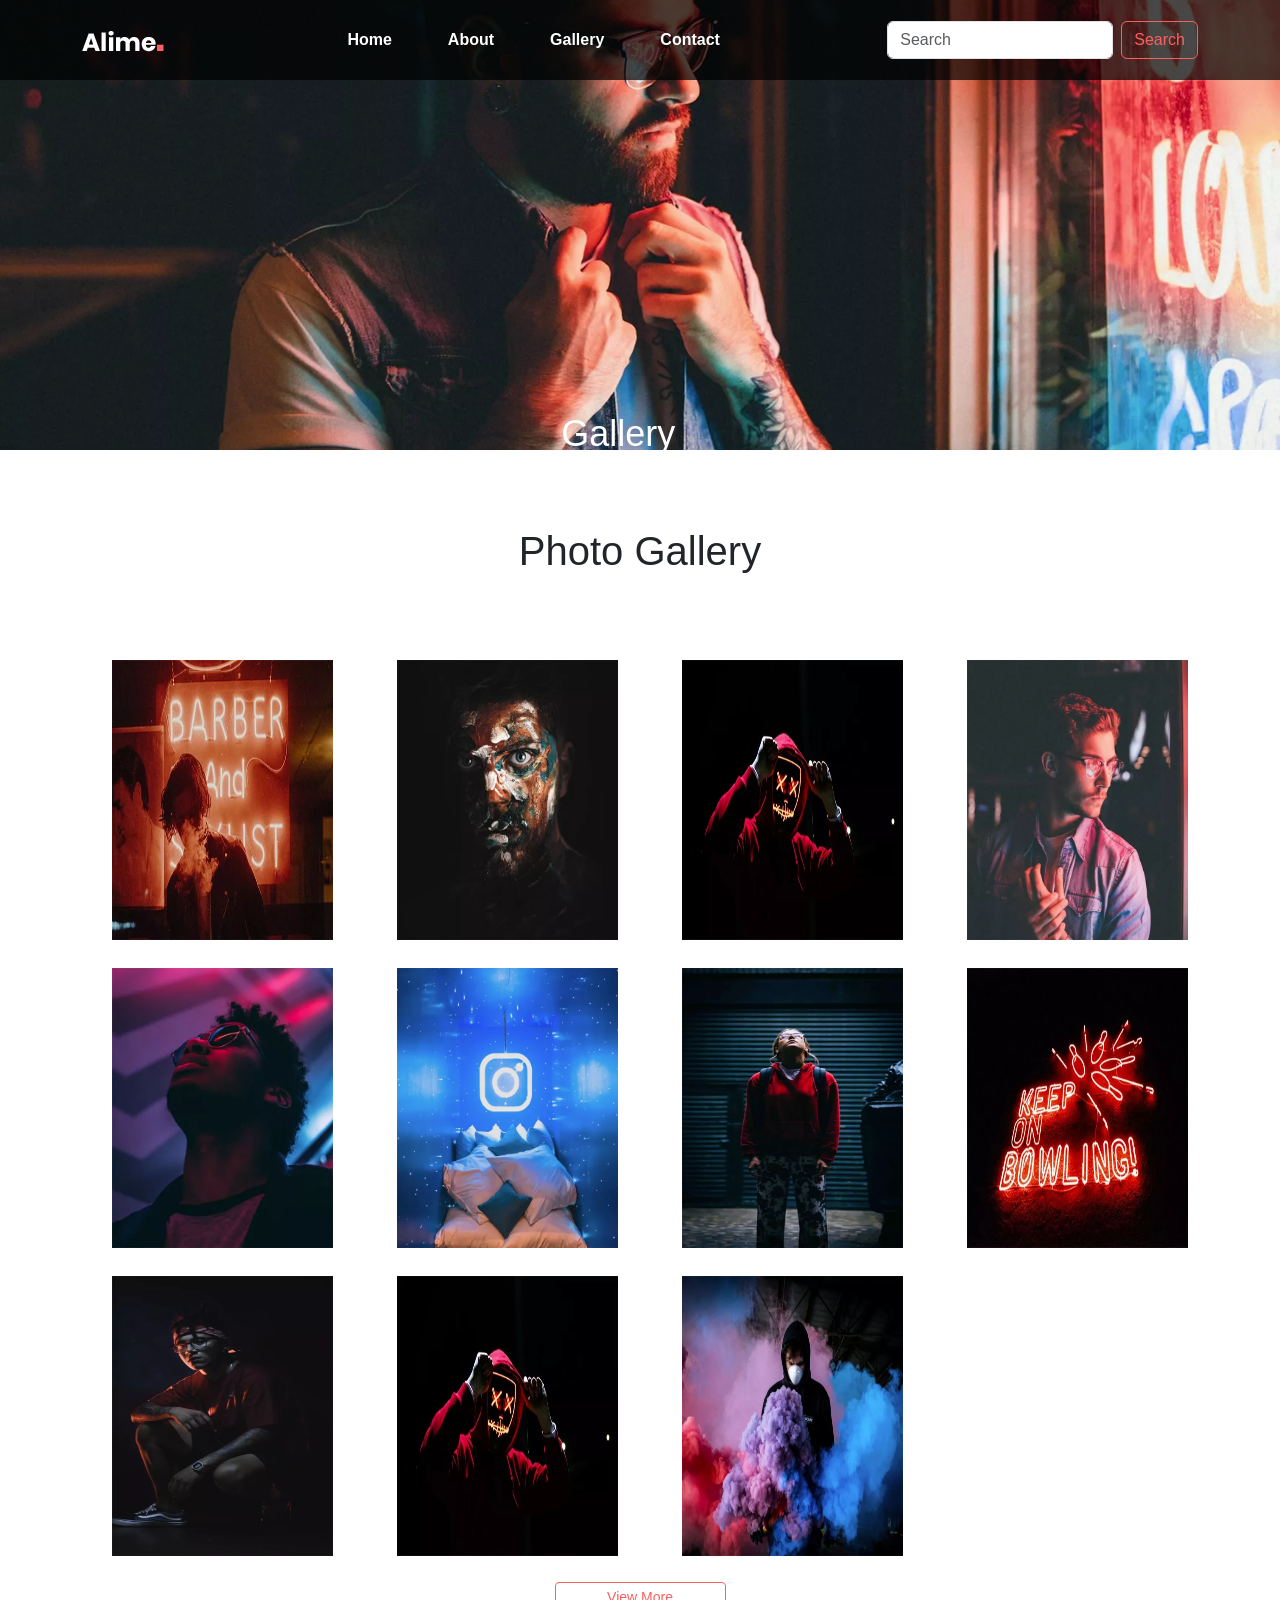
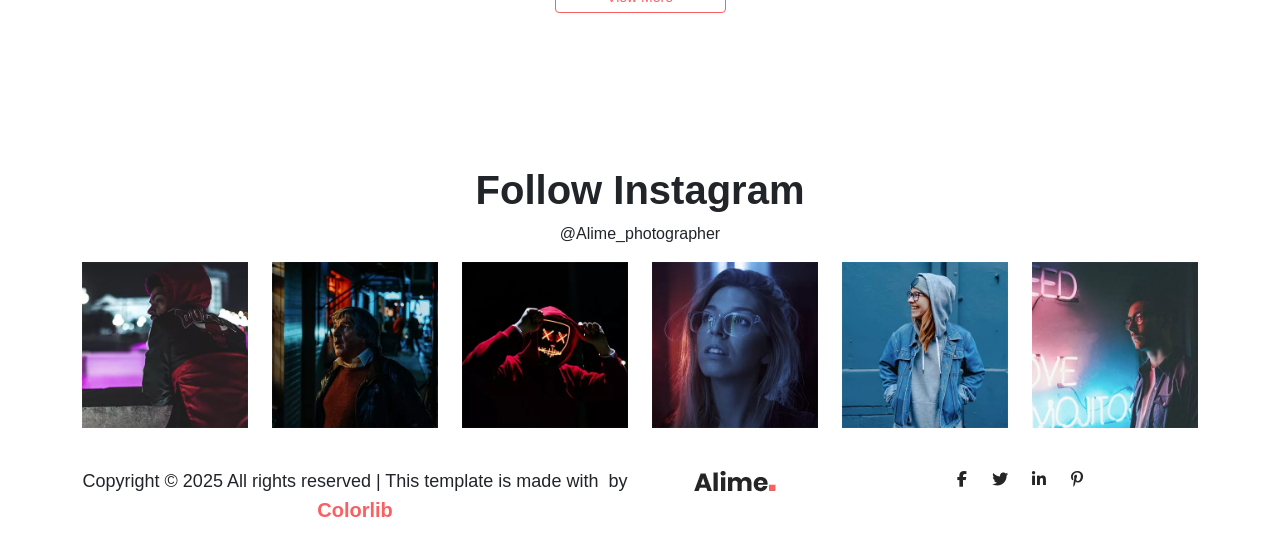
<file: gallery.html>
<!DOCTYPE html>
<html lang="en">
  <head>
    <meta charset="UTF-8" />
    <meta name="viewport" content="width=device-width, initial-scale=1.0" />
    <title>Alime</title>
    <!-- bootstrap Css Link -->
    <link
      href="https://cdn.jsdelivr.net/npm/bootstrap@5.3.3/dist/css/bootstrap.min.css"
      rel="stylesheet"
      integrity="sha384-QWTKZyjpPEjISv5WaRU9OFeRpok6YctnYmDr5pNlyT2bRjXh0JMhjY6hW+ALEwIH"
      crossorigin="anonymous"
    />
    <link rel="stylesheet" href="./css/style.css" />
    <link
      rel="stylesheet"
      href="https://cdnjs.cloudflare.com/ajax/libs/font-awesome/6.7.2/css/all.min.css"
      integrity="sha512-Evv84Mr4kqVGRNSgIGL/F/aIDqQb7xQ2vcrdIwxfjThSH8CSR7PBEakCr51Ck+w+/U6swU2Im1vVX0SVk9ABhg=="
      crossorigin="anonymous"
      referrerpolicy="no-referrer"
    />
  </head>
  <body>
    <!-- navigation bar  -->
    <div class="container-fliud w-100">
      <div class="row">
        <div class="col-md-12">
          <nav class="navbar navbar-expand-lg fixed-top nav-transparent-0">
            <div class="container">
              <a class="navbar-brand" href="index.html">
                <img src="./images/logo.png.webp" alt="" />
              </a>
              <button
                class="navbar-toggler"
                type="button"
                data-bs-toggle="collapse"
                data-bs-target="#navbarSupportedContent"
                aria-controls="navbarSupportedContent"
                aria-expanded="false"
                aria-label="Toggle navigation"
              >
                <span class="navbar-toggler-icon"></span>
              </button>
              <div class="collapse navbar-collapse" id="navbarSupportedContent">
                <ul class="navbar-nav m-auto mb-2 mb-lg-0">
                  <li class="nav-item">
                    <a
                      class="nav-link active"
                      aria-current="page"
                      href="index.html"
                      >Home</a
                    >
                  </li>
                  <li class="nav-item">
                    <a class="nav-link" href="#">About</a>
                  </li>
                  <li class="nav-item">
                    <a class="nav-link" href="#">Gallery</a>
                  </li>
                  <!-- <li class="nav-item">
                    <a class="nav-link" href="#">Blog</a>
                  </li> -->
                  <li class="nav-item">
                    <a class="nav-link" href="contact.html">Contact</a>
                  </li>
                </ul>
                <form class="d-flex" role="search">
                  <input
                    class="form-control me-2"
                    type="search"
                    placeholder="Search"
                    aria-label="Search"
                  />
                  <button
                    class="btn btn-outline-success btn-search"
                    type="submit"
                  >
                    Search
                  </button>
                </form>
              </div>
            </div>
          </nav>
        </div>
      </div>
    </div>
    <section class="outer-about-us">
      <div class="inner-about-us">
        <div
          class="content-about-us position-absolute top-50 start-50 translate-middle"
        >
          <h2>Gallery</h2>
          <ul>
            <li>
              <a href=""
                ><i class="fa-solid fa-house"></i> Home
                <i class="fa-solid fa-caret-right"></i
              ></a>
            </li>
            <li>Gallery</li>
          </ul>
        </div>
      </div>
    </section>
    <!-- navigation Bar end -->

    <!-- body section about us start -->
    <!-- Gallery section starts -->
    <div class="space-o"></div>
    <div class="outer-space-gallery">
      <div class="container">
        <div class="row">
          <div class="col-md-12">
            <div>
              <h1 class="fs-1 text-center">Photo Gallery</h1>
            </div>
          </div>
        </div>
        <div class="space-o"></div>
        <div class="row" id="Human">
          <div class="col-xs-12 col-sm-6 col-md-6 col-lg-3">
            <div class="image-gallery-2">
              <img src="./images/3.jpg" alt="" class="image-gallery-1" />
            </div>
          </div>
          <div class="col-xs-12 col-sm-6 col-md-6 col-lg-3">
            <div class="image-gallery-2">
              <img src="./images/4.jpg" alt="" class="image-gallery-1" />
            </div>
          </div>
          <div class="col-xs-12 col-sm-6 col-md-6 col-lg-3">
            <div class="image-gallery-2">
              <img src="./images/5.jpg" alt="" class="image-gallery-1" />
            </div>
          </div>
          <div class="col-xs-12 col-sm-6 col-md-6 col-lg-3">
            <div class="image-gallery-2">
              <img src="./images/6.jpg" alt="" alt="" class="image-gallery-1" />
            </div>
          </div>
        </div>
        <div class="pt-2"></div>
        <div class="row" id="Nature">
          <div class="col-xs-12 col-sm-6 col-md-6 col-lg-3">
            <div class="image-gallery-2">
              <img src="./images/7.jpg" alt="" class="image-gallery-1" />
            </div>
          </div>
          <div class="col-xs-12 col-sm-6 col-md-6 col-lg-3">
            <div class="image-gallery-2">
              <img src="./images/8.jpg" alt="" class="image-gallery-1" />
            </div>
          </div>
          <div class="col-xs-12 col-sm-6 col-md-6 col-lg-3">
            <div class="image-gallery-2">
              <img src="./images/9.jpg" alt="" class="image-gallery-1" />
            </div>
          </div>
          <div class="col-xs-12 col-sm-6 col-md-6 col-lg-3">
            <div class="image-gallery-2">
              <img src="./images/10.jpg" alt="" class="image-gallery-1" />
            </div>
          </div>
        </div>
        <div class="pt-2"></div>
        <div class="row" id="country">
          <div class="col-xs-12 col-sm-6 col-md-6 col-lg-3">
            <div class="image-gallery-2">
              <img src="./images/37.jpg" alt="" class="image-gallery-1" />
            </div>
          </div>
          <div class="col-xs-12 col-sm-6 col-md-6 col-lg-3">
            <div class="image-gallery-2">
              <img src="./images/5.jpg" alt="" class="image-gallery-1" />
            </div>
          </div>
          <div class="col-xs-12 col-sm-6 col-md-6 col-lg-3">
            <div class="image-gallery-2">
              <img src="./images/36.jpg" alt="" class="image-gallery-1" />
            </div>
          </div>
        </div>
        <div class="pt-3"></div>
        <div class="row">
          <button type="button" class="btn btn-outline-warning btn-sm">
            View More
          </button>
        </div>
      </div>
    </div>
    <div class="space-o"></div>
    <!-- Gallery section Ends -->
    <!--  -->
    <div class="space-o"></div>
    <div class="container">
      <div class="row">
        <h1 class="text-center fw-bold">Follow Instagram</h1>
        <p class="text-center">@Alime_photographer</p>
      </div>
    </div>
    <div class="container">
      <div class="row">
        <div class="col-md-2">
          <div class="box5">
            <img class="pic-1" src="./images/16.jpg" />
            <div class="box-content text-center">
              <i class="fa-brands fa-instagram title"></i>
              <span class="post">Alime_photographer</span>
            </div>
          </div>
        </div>
        <div class="col-md-2">
          <div class="box5">
            <img class="pic-1" src="./images/11.jpg" />
            <div class="box-content text-center">
              <i class="fa-brands fa-instagram title"></i>
              <span class="post">Alime_photographer</span>
            </div>
          </div>
        </div>
        <div class="col-md-2">
          <div class="box5">
            <img class="pic-1" src="images/12.jpg" />
            <div class="box-content text-center">
              <i class="fa-brands fa-instagram title"></i>
              <span class="post">Alime_photographer</span>
            </div>
          </div>
        </div>
        <div class="col-md-2">
          <div class="box5">
            <img class="pic-1" src="images/13.jpg" />
            <div class="box-content text-center">
              <i class="fa-brands fa-instagram title"></i>
              <span class="post">Alime_photographer</span>
            </div>
          </div>
        </div>
        <div class="col-md-2">
          <div class="box5">
            <img class="pic-1" src="images/14.jpg" />
            <div class="box-content text-center">
              <i class="fa-brands fa-instagram title"></i>
              <span class="post">Alime_photographer</span>
            </div>
          </div>
        </div>
        <div class="col-md-2">
          <div class="box5">
            <img class="pic-1" src="images/15.jpg" />
            <div class="box-content text-center">
              <i class="fa-brands fa-instagram title"></i>
              <span class="post">Alime_photographer</span>
            </div>
          </div>
        </div>
      </div>
    </div>
    <!-- Gallery Of Photo Grapher Ends-->
    <!-- footer section starts -->
    <footer class="footer-area">
      <div class="container">
        <div class="row text-center">
          <div class="col-md-6">
            <div class="copywrite-text">
              <p>
                <!-- Link back to Colorlib can't be removed. Template is licensed under CC BY 3.0. -->
                Copyright © 2025 All rights reserved | This template is made
                with
                <i class="fa fa-heart-o" aria-hidden="true"></i> by
                <a href="#">Colorlib</a>
                <!-- Link back to Colorlib can't be removed. Template is licensed under CC BY 3.0. -->
              </p>
            </div>
          </div>
          <div class="col-md-2">
            <div class="footer-logo">
              <a href="#"><img src="./images/logo2.png" alt="" /></a>
            </div>
          </div>
          <div class="col-md-4">
            <div class="social-info">
              <a href="#"><i class="fa-brands fa-facebook-f"></i> </a>
              <a href="#"><i class="fa-brands fa-twitter"></i></a>
              <a href="#"><i class="fa-brands fa-linkedin-in"></i></a>
              <a href="#"><i class="fa-brands fa-pinterest-p"></i> </a>
            </div>
          </div>
        </div>
      </div>
    </footer>
    <!-- footer section end -->
    <!-- bootstrap script -->
    <!-- bootstrap script -->
    <script
      src="https://cdn.jsdelivr.net/npm/bootstrap@5.3.3/dist/js/bootstrap.bundle.min.js"
      integrity="sha384-YvpcrYf0tY3lHB60NNkmXc5s9fDVZLESaAA55NDzOxhy9GkcIdslK1eN7N6jIeHz"
      crossorigin="anonymous"
    ></script>
  </body>
</html>
</file>
<file: css/style.css>
* {
  margin: 0px;
  padding: 0px;
  box-sizing: border-box;
}
body {
  font-family: Arial, Helvetica, sans-serif;
}
/* Navigaton Bar styless */
.nav-transparent-0 {
  height: 80px;
  background: rgba(0, 0, 0, 0.7) !important;
  width: 100%;
  /* z-index: 1; */
}
.navbar-nav {
  flex-direction: row !important;
  align-items: center !important;
  justify-content: space-around !important;
}
.nav-item {
  padding: 0px 20px;
}
.nav-link {
  color: #fff !important;
  font-size: 16px !important;
  font-weight: 700 !important;
  padding: 10px 0px;
}
.nav-link:hover {
  color: #fc5f60 !important;
  font-size: 16px !important;
  font-weight: 700 !important;
  padding: 10px 0px;
  text-decoration: underline;
}
.btn-search {
  color: #fc5f60 !important;
  border-color: #fc5f60;
}
.btn-search:hover {
  color: #fff !important;
  background: #fc5f60 !important;
  border-color: #fc5f60;
}

/* Navigaton Bar styless */
.carousel-caption {
  top: 30% !important;
  left: -10% !important;
}
.welcome-text h2 {
  text-align: center;
  font-weight: 700;
  font-size: 82px;
  display: block;
  margin-bottom: 0;
  background: -webkit-linear-gradient(#ff9696, #ffe89e);
  -webkit-background-clip: text;
  -webkit-text-fill-color: transparent;
}
.welcome-text p {
  text-align: center;
}

.space-o {
  clear: both !important;
  padding: 3% !important;
}
.space-o-5 {
  clear: both !important;
  padding: 5% !important;
}
.space-o-7 {
  clear: both !important;
  padding: 7% !important;
}

/* gallery Styles */
.outer-space-gallery {
  position: relative;
}
.gallery-links h2 {
  text-decoration: underline;
  text-align: center;
  font-weight: 700;
  font-size: 82px;
  display: block;
  margin-bottom: 0;
  background: -webkit-linear-gradient(#ff9696, #ffe89e);
  -webkit-background-clip: text;
  -webkit-text-fill-color: transparent;
}
.gallery-underline-o {
  width: 50%;
  height: 10px;
  background: -webkit-linear-gradient(#ff9696, #ffe89e);
  margin: 0 auto;
}
/* .image-gallery-1 {
  width: 280px;
  height: 280px;
  border-radius: 25px;
  -webkit-border-radius: 25px;
  -moz-border-radius: 25px;
  -ms-border-radius: 25px;
  -o-border-radius: 25px;
} */
.image-gallery-2 {
  width: 100%;
  height: 280px;
  padding: 0px 20px;
  margin: 10px;
}
.image-gallery-2 img {
  height: inherit;
  width: inherit;
  transition: all 1s;
  -webkit-transition: all 1s;
  -moz-transition: all 1s;
  -ms-transition: all 1s;
  -o-transition: all 1s;
}
.image-gallery-2 img:hover {
  /* opacity: 0.4%; */
  background-color: rgba(0, 0, 0, 0.3);
  /* border-radius: 25px; */
  border: 10px solid #fc5f60;
  overflow: hidden;
}
.btn-outline-warning {
  border-color: #fc5f60 !important;
  color: #fc5f60;
  width: 15% !important;
  margin: auto;
}
.btn-outline-warning:hover {
  border-color: #fc5f60 !important;
  color: #fff;
  background: #fc5f60;
  width: 15% !important;
  margin: auto;
}

/* images in the last */
.box5 {
  background: rgba(252, 96, 96, 0.9);
  position: relative;
  overflow: hidden;
}
.box5:after,
.box5:before {
  width: 50px;
  height: 50px;
  border-radius: 50%;
  background: #10a5b8;
  position: absolute;
  top: -80px;
  left: 15px;
  opacity: 0;
  z-index: 1;
  transition: all 0.35s ease;
  -webkit-transition: all 0.35s ease;
  -moz-transition: all 0.35s ease;
  -ms-transition: all 0.35s ease;
  -o-transition: all 0.35s ease;
  overflow: hidden;
}
.box5:after {
  top: auto;
  left: auto;
  bottom: -80px;
  right: 15px;
  overflow: hidden;
}
.box5:hover:after,
.box5:hover:before {
  opacity: 0.75;
  transform: scale(8);
  transition-delay: 0.15s;
  overflow: hidden;
}
.box5 img {
  width: 100%;
  height: auto;
  transition: all 0.35s ease-out 0s;
  -webkit-transition: all 0.35s ease-out 0s;
  -moz-transition: all 0.35s ease-out 0s;
  -ms-transition: all 0.35s ease-out 0s;
  -o-transition: all 0.35s ease-out 0s;
  overflow: hidden;
}
.box5:hover {
  overflow: hidden;
}
.box5:hover img {
  opacity: 0.4;
  transform: scale(1.5, 1.5);
  -webkit-transform: scale(1.5, 1.5);
  -moz-transform: scale(1.5, 1.5);
  -ms-transform: scale(1.5, 1.5);
  -o-transform: scale(1.5, 1.5);
  overflow: hidden;
}
.box5 .icon {
  margin: 0;
  position: absolute;
  bottom: 15px;
  right: 15px;
  z-index: 2;
  transform: scale(0);
  transition: all 0.35s ease-out;
  overflow: hidden;
}
.box5:hover .icon {
  transform: scale(1);
  transition-delay: 0.15s;
  overflow: hidden;
}
.box5 .box-content {
  padding: 20px 15px;
  position: absolute;
  top: 25%;
  left: 5%;
  z-index: 1;
  overflow: hidden;
}
.box5 .title {
  font-size: 20px;
  font-weight: 800;
  color: #fff;
  margin: 0 0 5px;
  opacity: 0;
  transform: translate(-20px, -20px);
  transition: all 0.35s ease-out;
  -webkit-transition: all 0.35s ease-out;
  -moz-transition: all 0.35s ease-out;
  -ms-transition: all 0.35s ease-out;
  -o-transition: all 0.35s ease-out;
  overflow: hidden;
}
.box5:hover .title {
  opacity: 1;
  transform: translate(0, 0);
  transition-delay: 0.15s;
  overflow: hidden;
}
.box5 .post {
  display: inline-block;
  font-size: 16px;
  color: #fff;
  opacity: 0;
  transform: translate(-20px, -20px);
  transition: all 0.35s ease-out;
  -webkit-transition: all 0.35s ease-out;
  -moz-transition: all 0.35s ease-out;
  -ms-transition: all 0.35s ease-out;
  -o-transition: all 0.35s ease-out;
  overflow: hidden;
}
.box5:hover .post {
  opacity: 1;
  transform: translate(0, 0);
  transition-delay: 0.15s;
}
.box6 .title,
.box6 img,
.box6:after {
  transition: all 0.2s ease 0s;
  -webkit-transition: all 0.2s ease 0s;
  -moz-transition: all 0.2s ease 0s;
  -ms-transition: all 0.2s ease 0s;
  -o-transition: all 0.2s ease 0s;
  overflow: hidden;
}
@media only screen and (max-width: 990px) {
  .box5 {
    margin-bottom: 30px;
  }
}

/* footer section */
.footer-area {
  height: 70px;
  padding: 20px 0px;
  margin: 20px 0px;
}
.copywrite-text p {
  text-align: center;
  font-size: 18px;
}
.copywrite-text p a {
  text-decoration: none;
  color: #fc5f60;
  font-size: 20px;
  font-weight: 700;
}
.social-info a {
  text-decoration: none;
  padding: 10px 10px;
  color: #252525;
}
.social-info a:hover {
  text-decoration: none;
  padding: 10px 10px;
  color: #fc5f60;
}
/*  */
/* About us  */

/* section about us  */
.outer-about-us {
  background-image: url("../images/1.jpg");
  background-size: cover;
  background-repeat: no-repeat;
  height: 450px;
  background-position: center;
}
.content-about-us h2 {
  color: #ffffff;
  font-size: 36px;
}
.content-about-us ul {
  list-style-type: none;
  padding: 0px !important;
}
.content-about-us ul li {
  float: left;
  padding: 0px 6px;
  color: #fff;
  font-size: 16px;
  font-weight: 700;
}
.content-about-us ul li a {
  text-decoration: none;
  color: #fff;
  font-size: 16px;
}
.content-about-us-o h2 {
  font-size: 36px;
  font-weight: 600;
  display: block;
  margin-bottom: 5px;
}
.content-about-us-o p {
  line-height: 1.9;
  color: #636363;
  font-size: 16px;
  font-weight: 400;
}
.btn-outline-primary {
  border-color: #fc5f60 !important;
  color: #fc5f60;
  margin: auto;
  padding: 10px 40px;
}
.btn-outline-primary:hover {
  border-color: #fc5f60 !important;
  color: #fff;
  background: #fc5f60;
  margin: auto;
  padding: 10px 40px;
}

.card-outer-section-o {
  background: #f7f7f7 !important;
  padding-top: 80px;
  padding-bottom: 0px;
}
.section-card-inner h2 {
  font-size: 36px;
  text-transform: capitalize;
  margin-bottom: 5px;
  display: block;
  line-height: 1.2;
}

/* cards of about us section why choose us starts */

.card-icon {
  margin: 0px auto;
  padding: 20px;
  width: 70px;
  height: 70px;
  background-color: #fc5f60;
  color: #fff;
  border-radius: 50%;
  -webkit-border-radius: 50%;
  -moz-border-radius: 50%;
  -ms-border-radius: 50%;
  -o-border-radius: 50%;
  position: relative;
  top: -38px;
  left: auto;
}
.card-icon-body {
  font-size: 14px;
  line-height: 1.9;
  color: #636363;
  text-align: center;
}

.card-icon-outer:hover {
  background: #fc5f60;
}
.card-icon-outer:hover .card-icon {
  background: #000;
  color: #fff;
}
.card-icon-outer:hover .card-icon-body {
  background: #fc5f60;
  color: #fff;
}
/* cards of about us section why choose us ends */

/* cards of about us section our team starts */
.card-outer-section-o {
  height: 580px;
}
.our-team-card-o {
  margin: 0 auto 40px;
  width: 165px;
  height: 165px;
  border-radius: 50%;
  -webkit-border-radius: 50%;
  -moz-border-radius: 50%;
  -ms-border-radius: 50%;
  -o-border-radius: 50%;
}
.card-photo-image {
  margin: 20px auto;
}
.card-photo-image img {
  transition: all 1s;
  -webkit-transition: all 1s;
  -moz-transition: all 1s;
  -ms-transition: all 1s;
  -o-transition: all 1s;
}
.card-photographer:hover .card-photo-image img {
  transform: rotate(25deg);
  -webkit-transform: rotate(25deg);
  -moz-transform: rotate(25deg);
  -ms-transform: rotate(25deg);
  -o-transform: rotate(25deg);
}
.card-photographer:hover,
.card-photo-image img {
  background: #fc5f60;
  color: #fff;
}
.card-photographer:hover .social-info a {
  color: #fff;
}

/* cards of about us section our team ends */

/* media quries */
@media (min-width: 320px) and (max-width: 767.98px) {
  .card-outer-section-o {
    height: auto;
  }
  .section-card-inner {
    padding: 20px;
  }
}

@media (min-width: 1024px) and (max-width: 1399.98px) {
  .box5 .box-content {
    padding: 12px 0px !important;
    position: absolute;
    top: 25%;
    left: 0% !important;
    z-index: 1;
    overflow: hidden;
  }
}
@media (min-width: 992px) and (max-width: 1023.98px) {
  .box5 .box-content {
    padding: 12px 0px !important;
    position: absolute;
    top: 25%;
    left: 0% !important;
    z-index: 1;
    overflow: hidden;
  }
}
@media (min-width: 1024px) and (max-width: 1399.98px) {
  .box5 .box-content {
    padding: 12px 0px !important;
    position: absolute;
    top: 25%;
    left: 0% !important;
    z-index: 1;
    overflow: hidden;
  }
}
@media (min-width: 576px) and (max-width: 766.98px) {
  .box5 .box-content {
    padding: 12px 0px !important;
    position: absolute;
    top: 25%;
    left: 0% !important;
    z-index: 1;
    overflow: hidden;
  }
}
@media (min-width: 0px) and (max-width: 575.98px) {
  .box5 .box-content {
    padding: 20px 15px;
    position: absolute;
    top: 35%;
    left: 30%;
    z-index: 1;
    overflow: hidden;
    margin: 0 auto;
  }
}
@media (min-width: 0px) and (max-width: 991.98px) {
  .nav-transparent-0 {
    height: auto !important;
  }
  .navbar-nav {
    flex-direction: column !important;
    align-items: center !important;
    justify-content: space-around !important;
  }
}
</file>
